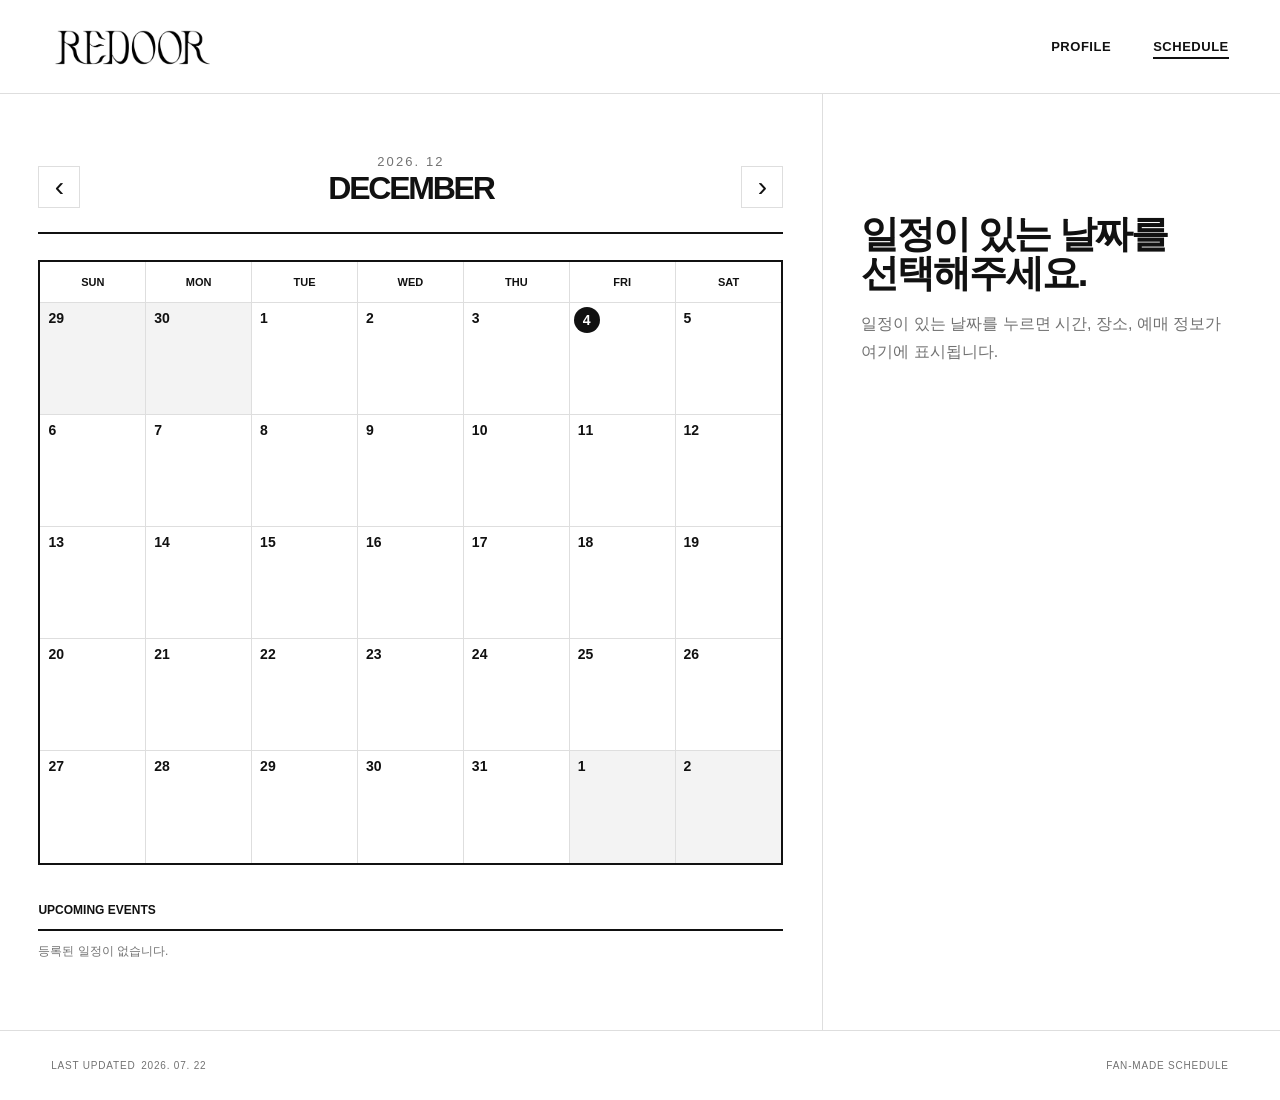
<file: schedule.html>
<!DOCTYPE html>
<html lang="ko">
<head>
  <meta charset="UTF-8" />
  <meta name="viewport" content="width=device-width, initial-scale=1.0" />
  <meta name="description" content="밴드 리도어(REDOOR)의 2026 공연, 라이브, 페스티벌 일정을 확인하는 팬메이드 스케줄입니다." />
  <meta name="robots" content="index, follow" />
  <link rel="canonical" href="https://band-redoor.github.io/Redoor-page/schedule.html" />
  <title>REDOOR Schedule | 리도어 공연 일정</title>
  <meta property="og:type" content="website" />
  <meta property="og:title" content="REDOOR SCHEDULE" />
  <meta property="og:description" content="REDOOR FAN-MADE PAGE" />
  <meta property="og:url" content="https://band-redoor.github.io/Redoor-page/schedule.html" />
  <meta property="og:image" content="https://band-redoor.github.io/Redoor-page/%EC%82%AC%EC%A7%84%2Bredoor.jpg" />
  <meta property="og:image:alt" content="REDOOR 단체사진" />
  <meta name="twitter:card" content="summary_large_image" />
  <script type="application/ld+json">
    {
      "@context": "https://schema.org",
      "@type": "CollectionPage",
      "name": "REDOOR Schedule",
      "description": "리도어 공연, 라이브, 페스티벌 일정",
      "url": "https://band-redoor.github.io/Redoor-page/schedule.html",
      "inLanguage": "ko"
    }
  </script>
  <link rel="stylesheet" href="style.css" />
</head>
<body>
  <header class="site-header">
    <a class="brand" href="index.html?skipIntro=1" aria-label="REDOOR Profile 홈">
      <img src="IMG_5259.jpeg" alt="REDOOR" class="brand-logo" />
    </a>
    <nav class="top-nav" aria-label="주요 메뉴">
      <a href="index.html?skipIntro=1">PROFILE</a>
      <a href="schedule.html" class="active">SCHEDULE</a>
    </nav>
  </header>

  <main class="page-shell">
    <section class="calendar-section" id="calendar">
      <div class="calendar-toolbar">
        <div class="month-control">
          <button id="prevMonth" class="icon-button" type="button" aria-label="이전 달">‹</button>
          <div class="month-heading" aria-live="polite">
            <div id="monthYear" class="month-year">2026. 07</div>
            <h1 id="monthTitle">JULY</h1>
          </div>
          <button id="nextMonth" class="icon-button" type="button" aria-label="다음 달">›</button>
        </div>
      </div>

      <div class="calendar-frame">
        <div class="calendar-grid weekdays" aria-hidden="true">
          <div>SUN</div><div>MON</div><div>TUE</div><div>WED</div>
          <div>THU</div><div>FRI</div><div>SAT</div>
        </div>
        <div id="calendarGrid" class="calendar-grid dates" aria-label="월간 달력"></div>
      </div>

      <section class="upcoming" id="upcoming">
        <div class="section-title">UPCOMING EVENTS</div>
        <div id="upcomingList" class="upcoming-list"></div>
      </section>
    </section>

    <aside id="eventPanel" class="event-panel" aria-live="polite">
      <div class="empty-state">
        <h2>일정이 있는 날짜를 선택해주세요.</h2>
        <p>일정이 있는 날짜를 누르면 시간, 장소, 예매 정보가 여기에 표시됩니다.</p>
      </div>
    </aside>
  </main>

  <footer class="site-footer">
    <span class="site-updated">LAST UPDATED&ensp;2026. 07. 22</span>
    <span>FAN-MADE SCHEDULE</span>
  </footer>

  <script src="events.js"></script>
  <script src="script.js"></script>
</body>
</html>
</file>
<file: style.css>
* {
  box-sizing: border-box;
}

:root {
  --black: #111111;
  --white: #ffffff;
  --inner-line: #dedede;
  --muted: #727272;
  --outside-bg: #f3f3f3;
  --outside-text: #c2c2c2;
  --soft: #f8f8f8;
}

html {
  scroll-behavior: smooth;
}

body {
  margin: 0;
  color: var(--black);
  background: var(--white);
  font-family: Arial, "Pretendard", "Noto Sans KR", sans-serif;
}

button,
a {
  font: inherit;
}

.site-header {
  height: 94px;
  padding: 0 4vw;
  border-bottom: 1px solid var(--inner-line);
  display: flex;
  align-items: center;
  justify-content: space-between;
}

.brand {
  color: var(--black);
  text-decoration: none;
  font-size: clamp(28px, 3vw, 44px);
  font-weight: 800;
  letter-spacing: -2px;
}

.brand-logo {
  display: block;
  width: 190px;
  max-width: 190px;
  height: auto;
  margin-left: -14px;
  object-fit: contain;
}

.top-nav {
  display: flex;
  gap: 42px;
}

.top-nav a {
  color: var(--black);
  text-decoration: none;
  font-size: 13px;
  font-weight: 700;
  letter-spacing: 0.04em;
  padding: 4px 0 3px;
}

.top-nav a.active {
  border-bottom: 2px solid var(--black);
}

.page-shell {
  min-height: calc(100vh - 164px);
  display: grid;
  grid-template-columns: minmax(0, 1.8fr) minmax(360px, 1fr);
}

.calendar-section {
  padding: 48px 3vw 58px;
  border-right: 1px solid var(--inner-line);
}

.calendar-toolbar {
  display: flex;
  align-items: center;
  justify-content: flex-start;
  gap: 20px;
  margin-bottom: 26px;
}

.month-control {
  display: flex;
  align-items: center;
  gap: 10px;
}

.month-control h1 {
  margin: 0 0 0 16px;
  font-size: clamp(24px, 2.4vw, 36px);
  letter-spacing: -0.04em;
}

.icon-button {
  width: 42px;
  height: 42px;
  border: 1px solid var(--inner-line);
  background: var(--white);
  color: var(--black);
  -webkit-appearance: none;
  appearance: none;
  cursor: pointer;
  font-size: 28px;
  line-height: 1;
}

.icon-button:hover {
  background: var(--soft);
}

.calendar-frame {
  border: 2px solid var(--black);
}

.calendar-grid {
  display: grid;
  grid-template-columns: repeat(7, minmax(0, 1fr));
}

.weekdays {
  border-bottom: 1px solid var(--inner-line);
}

.weekdays div {
  padding: 14px 10px;
  text-align: center;
  font-size: 11px;
  font-weight: 800;
}

.weekdays div:not(:last-child) {
  border-right: 1px solid var(--inner-line);
}

.date-cell {
  -webkit-appearance: none;
  appearance: none;
  position: relative;
  min-height: 112px;
  padding: 6px 7px;
  border: 0;
  border-right: 1px solid var(--inner-line);
  border-bottom: 1px solid var(--inner-line);
  background: var(--white);
  color: var(--black);
  text-align: left;
  display: block;
}

.date-cell:nth-child(7n) {
  border-right: 0;
}

.date-cell:nth-last-child(-n + 7) {
  border-bottom: 0;
}

.date-cell.other-month {
  color: var(--outside-text);
  background: var(--outside-bg);
}

.date-cell.has-event {
  cursor: pointer;
}

.date-cell.has-event:hover {
  background: var(--soft);
}

.date-cell.selected {
  box-shadow: inset 0 0 0 2px var(--black);
  z-index: 1;
}

.date-number {
  position: absolute;
  top: 8px;
  left: 8px;
  display: block;
  width: auto;
  height: auto;
  margin: 0;
  padding: 0;
  text-align: left;
  font-size: 14px;
  font-weight: 700;
  line-height: 1;
}

.date-cell.has-event .date-number::after {
  content: "";
  display: block;
  width: 17px;
  height: 2px;
  margin-top: 2px;
  background: var(--black);
}

.date-cell.has-event .date-number.single-digit::after {
  width: 13px;
  margin-left: -2px;
}

/* 오늘은 일정 유무와 관계없이 날짜 동그라미만 표시한다. */
.date-cell.today.has-event .date-number::after {
  display: none;
}

.today .date-number {
  width: 26px;
  height: 26px;
  border-radius: 50%;
  background: var(--black);
  color: var(--white) !important;
  -webkit-text-fill-color: var(--white) !important;
  display: flex;
  align-items: center;
  justify-content: center;
  top: 4px;
  left: 4px;
  z-index: 2;
}

.event-title-list {
  position: absolute;
  top: 34px;
  left: 8px;
  right: 8px;
  display: flex;
  flex-direction: column;
  gap: 3px;
  margin: 0;
  padding: 0;
  text-align: left;
  overflow: hidden;
}

.event-title-mini {
  display: block;
  min-width: 0;
  margin: 0;
  padding: 0;
  font-size: 11px;
  font-weight: 600;
  line-height: 1.25;
  word-break: keep-all;
  text-align: left;
  white-space: nowrap;
  overflow: hidden;
  text-overflow: ellipsis;
}

.upcoming {
  margin-top: 38px;
}

.section-title {
  padding-bottom: 12px;
  border-bottom: 2px solid var(--black);
  font-size: 12px;
  font-weight: 800;
}

.upcoming-item {
  width: 100%;
  padding: 20px 4px;
  border: 0;
  border-bottom: 1px solid var(--inner-line);
  background: var(--white);
  color: var(--black);
  -webkit-appearance: none;
  appearance: none;
  display: grid;
  grid-template-columns: 105px 1fr auto;
  gap: 20px;
  align-items: center;
  text-align: left;
  cursor: pointer;
}

.upcoming-item:hover {
  background: var(--soft);
}

.upcoming-date {
  font-size: 12px;
  font-weight: 700;
}

.upcoming-title {
  margin-bottom: 5px;
  font-weight: 800;
}

.upcoming-meta,
.upcoming-time {
  color: var(--muted);
  font-size: 12px;
}

.event-panel {
  padding: 48px 3vw;
  min-height: 680px;
  overflow: hidden;
}

.event-panel img {
  max-width: 100%;
  height: auto;
}

.empty-state {
  max-width: 470px;
  margin-top: 72px;
}

.eyebrow,
.event-date {
  margin: 0 0 18px;
  font-size: 24px;
  font-weight: 800;
  letter-spacing: 0.02em;
}

.empty-state h2,
.event-panel h2 {
  margin: 0 0 18px;
  font-size: clamp(30px, 3vw, 48px);
  line-height: 1.02;
  letter-spacing: -0.05em;
  word-break: keep-all;
}

.empty-state > p:last-child {
  color: var(--muted);
  line-height: 1.7;
}

.close-button {
  width: 40px;
  height: 40px;
  margin-bottom: 36px;
  border: 1px solid var(--black);
  background: var(--white);
  color: var(--black);
  -webkit-appearance: none;
  appearance: none;
  cursor: pointer;
  font-size: 25px;
}

.event-type {
  display: inline-block;
  padding: 7px 11px 6px;
  color: var(--white);
  background: var(--black);
  font-size: 10px;
  font-weight: 800;
  letter-spacing: 0.08em;
}

.event-badges {
  display: flex;
  flex-wrap: wrap;
  align-items: center;
  gap: 8px;
  margin-bottom: 28px;
}

.event-dday {
  display: inline-block;
  padding: 6px 10px 5px;
  border: 1px solid var(--black);
  color: var(--black);
  background: var(--white);
  font-size: 10px;
  font-weight: 800;
  letter-spacing: 0.08em;
}

.detail-list {
  margin-top: 32px;
  border-top: 2px solid var(--black);
}

.detail-row {
  display: grid;
  grid-template-columns: 100px 1fr;
  gap: 22px;
  padding: 20px 0;
  border-bottom: 1px solid var(--inner-line);
}

.detail-label {
  font-size: 12px;
  font-weight: 800;
}

.detail-value {
  line-height: 1.6;
}

.ticket-link {
  display: inline;
  padding: 0;
  margin: 0;
  border: none;
  border-radius: 0;
  background: transparent;
  color: var(--black);
  text-decoration: underline;
  text-decoration-thickness: 1px;
  text-underline-offset: 2px;
  font-size: inherit;
  font-weight: 600;
  transition: opacity 0.2s ease;
}

.ticket-link:hover {
  opacity: 0.65;
}

.ticket-link:visited {
  color: var(--black);
}

.site-footer {
  min-height: 70px;
  padding: 20px 4vw;
  border-top: 1px solid var(--inner-line);
  display: flex;
  align-items: center;
  justify-content: space-between;
  flex-wrap: wrap;
  gap: 20px;
  color: var(--muted);
  font-size: 10px;
  letter-spacing: 0.08em;
}

.site-updated {
  white-space: nowrap;
}

button,
button:visited,
button:active,
button:focus {
  color: var(--black);
  -webkit-text-fill-color: var(--black);
}

.today .date-number {
  color: var(--white) !important;
  -webkit-text-fill-color: var(--white) !important;
}

.upcoming-item,
.upcoming-item * {
  color: inherit;
}

@media (max-width: 980px) {
  .top-nav {
    gap: 42px;
  }

  .page-shell {
    grid-template-columns: 1fr;
  }

  .calendar-section {
    border-right: 0;
  }

  .event-panel {
    min-height: auto;
    border-top: 1px solid var(--inner-line);
  }
}

@media (max-width: 680px) {
  .site-header {
    height: 76px;
    padding: 0 18px;
    gap: 12px;
  }

  .brand {
    flex: 0 0 auto;
  }

  .brand-logo {
    width: 150px;
    max-width: 150px;
    margin-left: -8px;
  }

  .calendar-section {
    padding: 30px 18px 42px;
  }

  .event-panel {
    padding: 30px 18px 42px;
  }

  .top-nav {
    flex: 0 0 auto;
    gap: 12px;
    margin-left: auto;
    white-space: nowrap;
  }

  .top-nav a {
    font-size: 10px;
  }

  .calendar-toolbar {
    align-items: flex-start;
    flex-direction: column;
    margin-bottom: 22px;
  }

  .month-control h1 {
    margin-left: 6px;
    font-size: 25px;
  }

  .date-cell {
    min-height: 76px;
    padding: 5px 6px;
  }

  .date-number {
    top: 8px;
    left: 8px;
    font-size: 14px;
  }

  .date-cell.has-event .date-number::after {
    width: 14px;
    height: 2px;
    margin-top: 2px;
  }

  .event-title-list {
    top: 29px;
    left: 6px;
    right: 6px;
    gap: 2px;
  }

  .event-title-mini {
    font-size: 8px;
    line-height: 1.15;
  }

  .upcoming-item {
    grid-template-columns: 92px 1fr auto;
    gap: 12px;
  }

  .detail-row {
    grid-template-columns: 84px 1fr;
    gap: 14px;
  }
}




/* 월 이동 영역: 화살표를 달력 양 끝선에 맞추고 월 제목은 가운데 */
.calendar-toolbar {
  display: block;
  margin-bottom: 26px;
}

.month-control {
  position: relative;
  width: 100%;
  min-height: 92px;
  padding: 0 0 16px;
  border-bottom: 2px solid var(--black);
  display: flex;
  align-items: center;
  justify-content: center;
}

.month-heading {
  display: flex;
  flex-direction: column;
  align-items: center;
  justify-content: center;
  gap: 4px;
  line-height: 1;
}

.month-year {
  color: var(--muted);
  font-size: 13px;
  font-weight: 500;
  letter-spacing: 0.16em;
}

.month-heading h1 {
  margin: 0;
  text-align: center;
  font-size: clamp(28px, 2.6vw, 32px);
  font-weight: 600;
  letter-spacing: -0.07em;
  line-height: 1;
}

#prevMonth,
#nextMonth {
  position: absolute;
  top: 50%;
  transform: translateY(-50%);
}

#prevMonth {
  left: 0;
}

#nextMonth {
  right: 0;
}

/* 맨 위 REDOOR 로고를 현재 달로 돌아가는 홈 버튼으로 사용 */
.brand {
  cursor: pointer;
}

.brand:focus-visible {
  outline: 2px solid var(--black);
  outline-offset: 4px;
}

@media (max-width: 680px) {
  .calendar-toolbar {
    margin-bottom: 22px;
  }

  .month-control {
    width: 100%;
    min-height: 78px;
    padding-bottom: 13px;
  }

  .month-heading h1 {
    margin: 0;
    font-size: 28px;
  }

  .month-year {
    font-size: 11px;
  }
}


/* 여러 예매처 링크 표시 */
.ticket-list {
  display: flex;
  flex-wrap: wrap;
  align-items: center;
  gap: 4px 0;
}

.ticket-separator {
  margin: 0 5px;
  color: var(--muted);
}

.ticket-text {
  color: var(--black);
}
</file>
